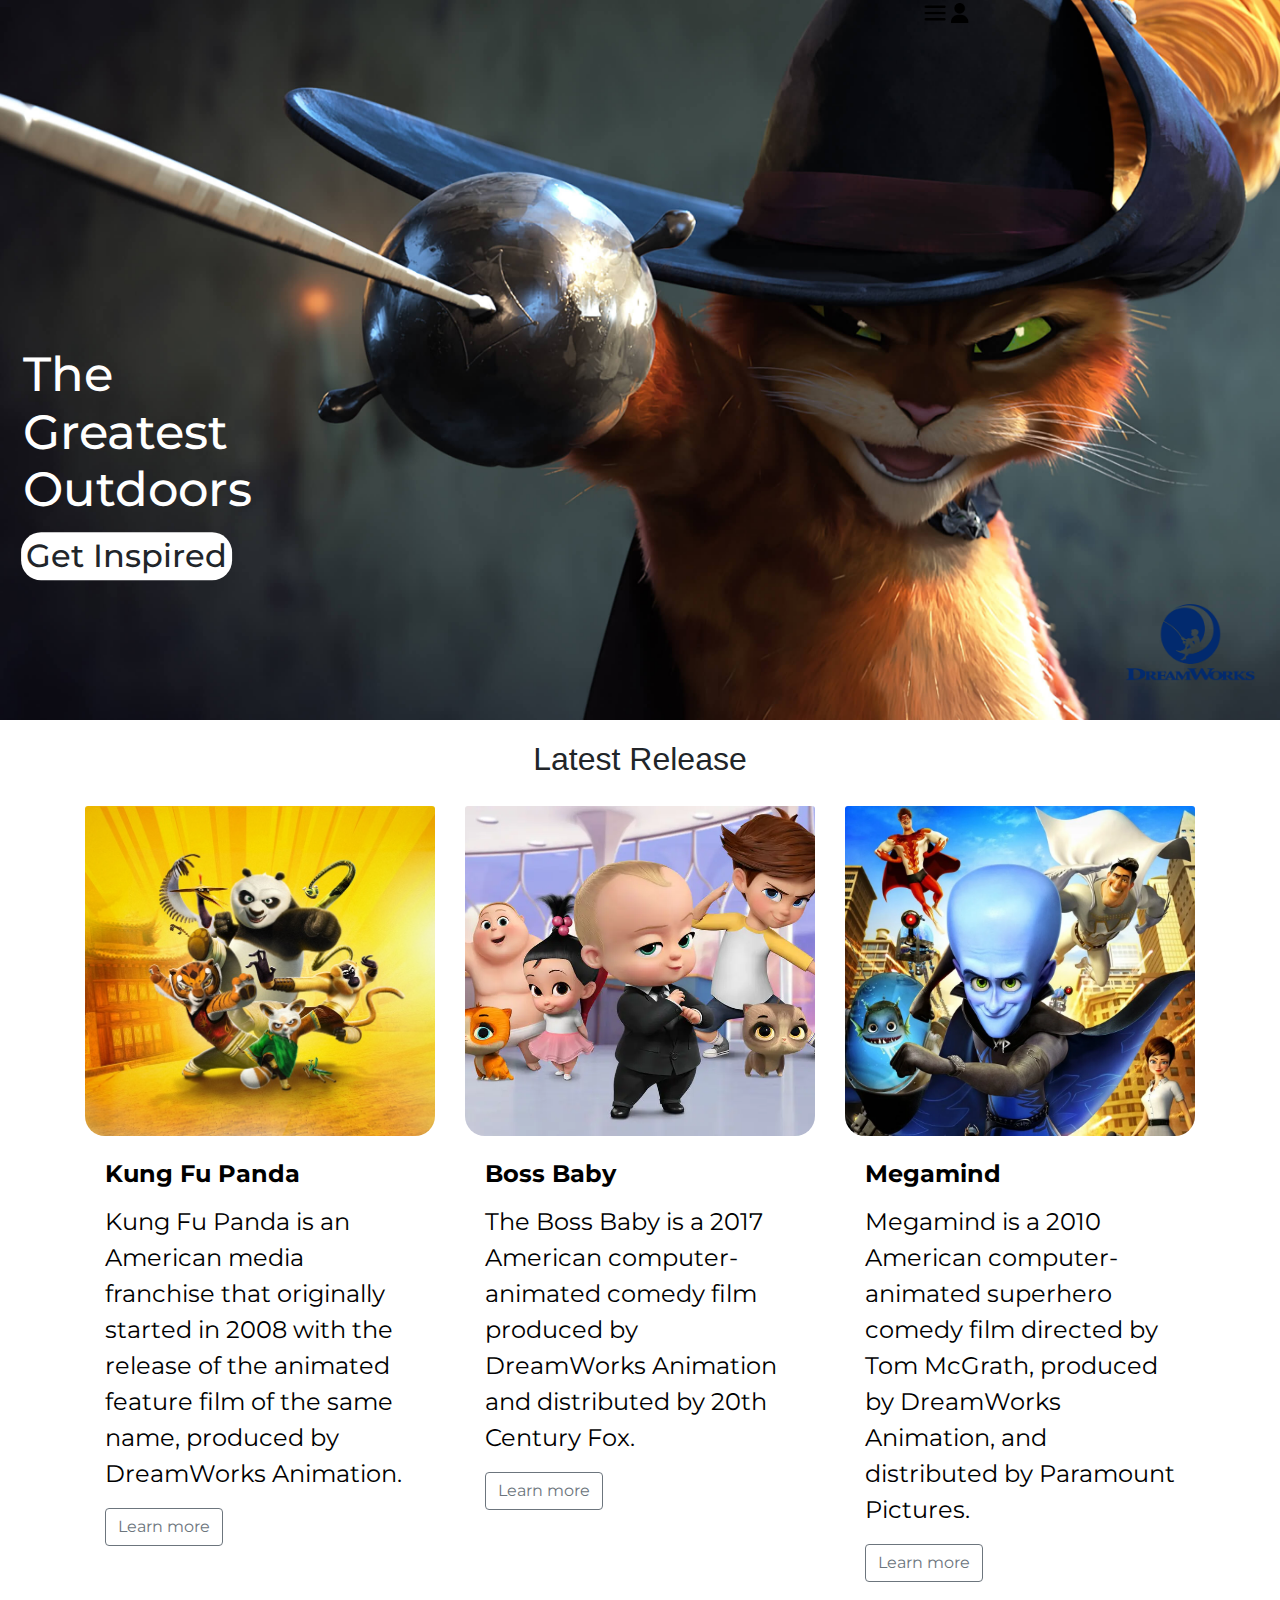
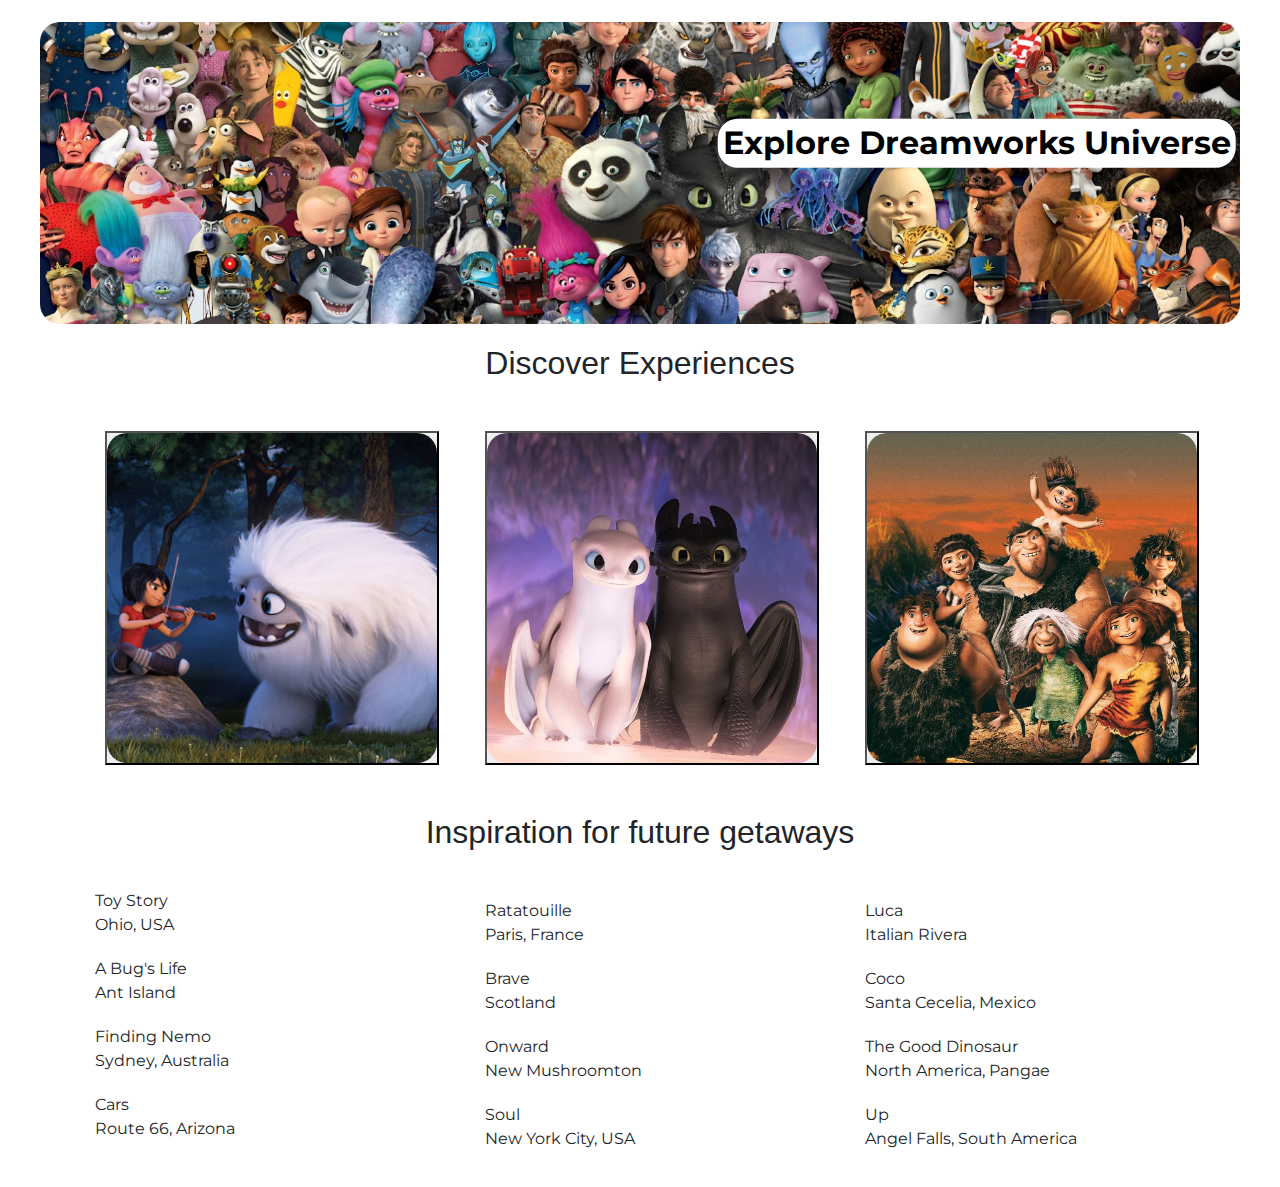
<file: home/index.html>
<!DOCTYPE html>
<html>
<head>
	<title>
		Dreamworksbnb
	</title>
	<!-- CSS connection -->
	<link rel="stylesheet" type="text/css" href="style.css">
	<!-- Link to Google Fonts -->
	<link rel="preconnect" href="https://fonts.gstatic.com">
	<link href="https://fonts.googleapis.com/css2?family=Montserrat:wght@200;300;400;500;700&display=swap" rel="stylesheet">
	<!-- Bootstrap CSS Link -->
	<link rel="stylesheet" href="https://maxcdn.bootstrapcdn.com/bootstrap/4.0.0/css/bootstrap.min.css" integrity="sha384-Gn5384xqQ1aoWXA+058RXPxPg6fy4IWvTNh0E263XmFcJlSAwiGgFAW/dAiS6JXm" crossorigin="anonymous">
	<!-- Bootstrap JS Link -->
	<script src="https://cdn.jsdelivr.net/npm/bootstrap@5.0.0/dist/js/bootstrap.bundle.min.js" integrity="sha384-p34f1UUtsS3wqzfto5wAAmdvj+osOnFyQFpp4Ua3gs/ZVWx6oOypYoCJhGGScy+8" crossorigin="anonymous"></script>
	<!-- Bootstrap for Popper -->
	<script src="https://cdn.jsdelivr.net/npm/popper.js@1.16.1/dist/umd/popper.min.js"></script>
	<!-- JQuery link -->
	<script src="https://code.jquery.com/jquery-3.5.1.min.js"></script>
	<!-- Link to JS file -->
	<script type="text/javascript" src="script.js"></script>
	<!-- For responsiveness  -->
	<meta name="viewport" content="width=device-width, initial-scale=1">
</head>
<body>
	<div id="topBanner">
		<img id="banner" src="banner.jpeg">
		<img id="logo" src="logo.png">
		<h1 id="bannerText">The<br>Greatest<br>Outdoors</h1>
		<h2>Get Inspired</h2>
		<div>
			<img class="icon" src="menu.png">
			<img class="icon" src="user.png">
		</div>
	</div>

	<h2>Latest Release</h2>

	<div class="container">
	<div class="row d-flex justify-content-around">
		<div class="col-xs-12 col-md-6 col-lg-4">
			<img class="place card-img-top" id="movie_1" src="movie_1.jpeg">
			<div class="card-body">
				<p class="card-title font-weight-bold">Kung Fu Panda</p>
				<p class="card-text">Kung Fu Panda is an American media franchise that originally started in 2008 with the release of the animated feature film of the same name, produced by DreamWorks Animation. </p>
				<a href="../movie/kungfupanda.html" class="btn btn-outline-secondary">Learn more</a>
			</div>
		</div>

		<div class="col-xs-12 col-md-6 col-lg-4">
			<img class="place card-img-top" id="movie_2" src="movie_2.webp">
			<div class="card-body">
				<p class="card-title font-weight-bold">Boss Baby</p>
				<p class="card-text">The Boss Baby is a 2017 American computer-animated comedy film produced by DreamWorks Animation and distributed by 20th Century Fox.  </p>
				<a href="https://en.wikipedia.org/wiki/The_Boss_Baby" class="btn btn-outline-secondary">Learn more</a>
			</div>
		</div>

		<div class="col-xs-12 col-md-6 col-lg-4">
			<img class="place card-img-top" id="movie_3" src="movie_3.webp">
			<div class="card-body">
				<p class="card-title font-weight-bold">Megamind</p>
				<p class="card-text">Megamind is a 2010 American computer-animated superhero comedy film directed by Tom McGrath, produced by DreamWorks Animation, and distributed by Paramount Pictures. </p>
				<a href="https://en.wikipedia.org/wiki/Megamind" class="btn btn-outline-secondary">Learn more</a>
			</div>
		</div>
	</div>
	</div>

	<div id="middleBanner">
		<img id="universe" src="universe.jpeg">
		<h2>Explore Dreamworks Universe</h2>
	</div>

	<h2>Discover Experiences</h2>

		<!-- accordion -->
		<div class="container">
			<div class="accordion accordion-flush row d-flex justify-content-around" id="accordionFlushExample">
				<div class="accordion-item col-xs-12 col-md-6 col-lg-4 border-0">
					<h2 class="accordion-header" id="flush-headingOne">
						<button class="accordion-button collapsed" type="button" data-bs-toggle="collapse" data-bs-target="#flush-collapseOne" aria-expanded="false" aria-controls="flush-collapseOne">
							<img class="place" src="homepage_abominable.jpeg">
						</button>
					</h2>
					<div id="flush-collapseOne" class="accordion-collapse collapse" aria-labelledby="flush-headingOne" data-bs-parent="#accordionFlushExample">
						<div class="accordion-body">
							<p class="font-weight-bold">Learn how to play violin <br> with Yi and Everest</p>
							<p class="description">Yi's violin has the best calming and soothing tone and Everest knows what is the best to do with its voice. While you learn how to play the violin, Everest will be the accompaniment of your music. Enjoy the harmony and improve your violin skills with them!</p>
						</div>
					</div>
				</div>
				<div class="accordion-item col-xs-12 col-md-6 col-lg-4 border-0">
					<h2 class="accordion-header" id="flush-headingTwo">
						<button class="accordion-button collapsed" type="button" data-bs-toggle="collapse" data-bs-target="#flush-collapseTwo" aria-expanded="false" aria-controls="flush-collapseTwo">
							<img class="place" src="homepage_toothless.jpeg">
						</button>
					</h2>
					<div id="flush-collapseTwo" class="accordion-collapse collapse" aria-labelledby="flush-headingTwo" data-bs-parent="#accordionFlushExample">
						<div class="accordion-body">
							<p class="font-weight-bold">Ride with Berk's fastest <br> dragons Toothless & Lightfury</p>
							<p class="description">With Hiccup's help, the lovely dragons will take you up in the sky and you will surely have a taste of the super speed and relentless wind. The remarkable flying will definitely be unforgettable. For sure, tips to train and get along with the dragons will be your biggest takeaway. Don't be afraid and challenge yourself! </p>
						</div>
					</div>
				</div>
				<div class="accordion-item col-xs-12 col-md-6 col-lg-4 border-0">
					<h2 class="accordion-header" id="flush-headingThree">
						<button class="accordion-button collapsed" type="button" data-bs-toggle="collapse" data-bs-target="#flush-collapseThree" aria-expanded="false" aria-controls="flush-collapseThree">
							<img class="place" src="homepage_croods2.jpeg">
						</button>
					</h2>
					<div id="flush-collapseThree" class="accordion-collapse collapse" aria-labelledby="flush-headingThree" data-bs-parent="#accordionFlushExample">
						<div class="accordion-body">
							<p class="font-weight-bold">Hunt for food with the <br> Croods Family</p>
							<p class="description">Have you ever imagined how to survive in the woods? The Croods is the most experienced teachers you will ever find. They have been living in the cave for years and obviously they know the rules in the forest. Hunting is just a normal daily thing to them. Don't worry. They will get you covered and teach you every skill necessary to survive out there.</p>
						</div>
					</div>
				</div>
			</div>
		</div>


	<h2>Inspiration for future getaways</h2>
	<div class="container">
		<div class="row d-flex justify-content-around">
			<div class="col-xs-4 col-md-4 col-lg-4">
				<!-- KP - HTML Syntax (II) -->
				<!-- unordered lists -->
				<ul>
					<!-- tooltip -->
					<li data-toggle="tooltip" title="You are a toy!">Toy Story <br> Ohio, USA</li>
					<li data-toggle="tooltip" title="Do I look stupid to you?">A Bug's Life <br> Ant Island</li>
					<li data-toggle="tooltip" title="When life gets you down, do you wanna know what you’ve gotta do? Just keep swimming.">Finding Nemo <br> Sydney, Australia</li>
					<li data-toggle="tooltip" title="Ka-Chow!">Cars <br> Route 66, Arizona</li>
				</ul>
			</div>
			<div class="col-xs-4 col-md-4 col-lg-4">
				<!-- ordered lists -->
				<ol>
					<li data-toggle="tooltip" title="Not everyone can become a great artist, but a great artist can come from anywhere.">Ratatouille <br> Paris, France</li>
					<li data-toggle="tooltip" title="I want my freedom!">Brave <br> Scotland</li>
					<li data-toggle="tooltip" title="I hope there's a little magic left in you.">Onward <br> New Mushroomton</li>
					<li data-toggle="tooltip" title="We're In The Business Of Inspiration, Joe, But It's Not Often We Find Ourselves Inspired.">Soul <br> New York City, USA</li>
				</ol>
			</div>
			<div class="col-xs-4 col-md-4 col-lg-4">
				<ol>
					<li data-toggle="tooltip" title="We can go anywhere, do anything! We just got to stick together.">Luca <br> Italian Rivera</li>
					<li data-toggle="tooltip" title="I have to sing, I have to play. The music, it's not just in me, it is me. When life gets me down, I play my guitar.">Coco <br> Santa Cecelia, Mexico</li>
					<li data-toggle="tooltip" title="The most boring thing ever">The Good Dinosaur <br> North America, Pangae</li>
					<li data-toggle="tooltip" title="Adventure is out there!">Up <br> Angel Falls, South America</li>
				</ol>
			</div>
		</div>
	</div>

</body>
</html>
</file>
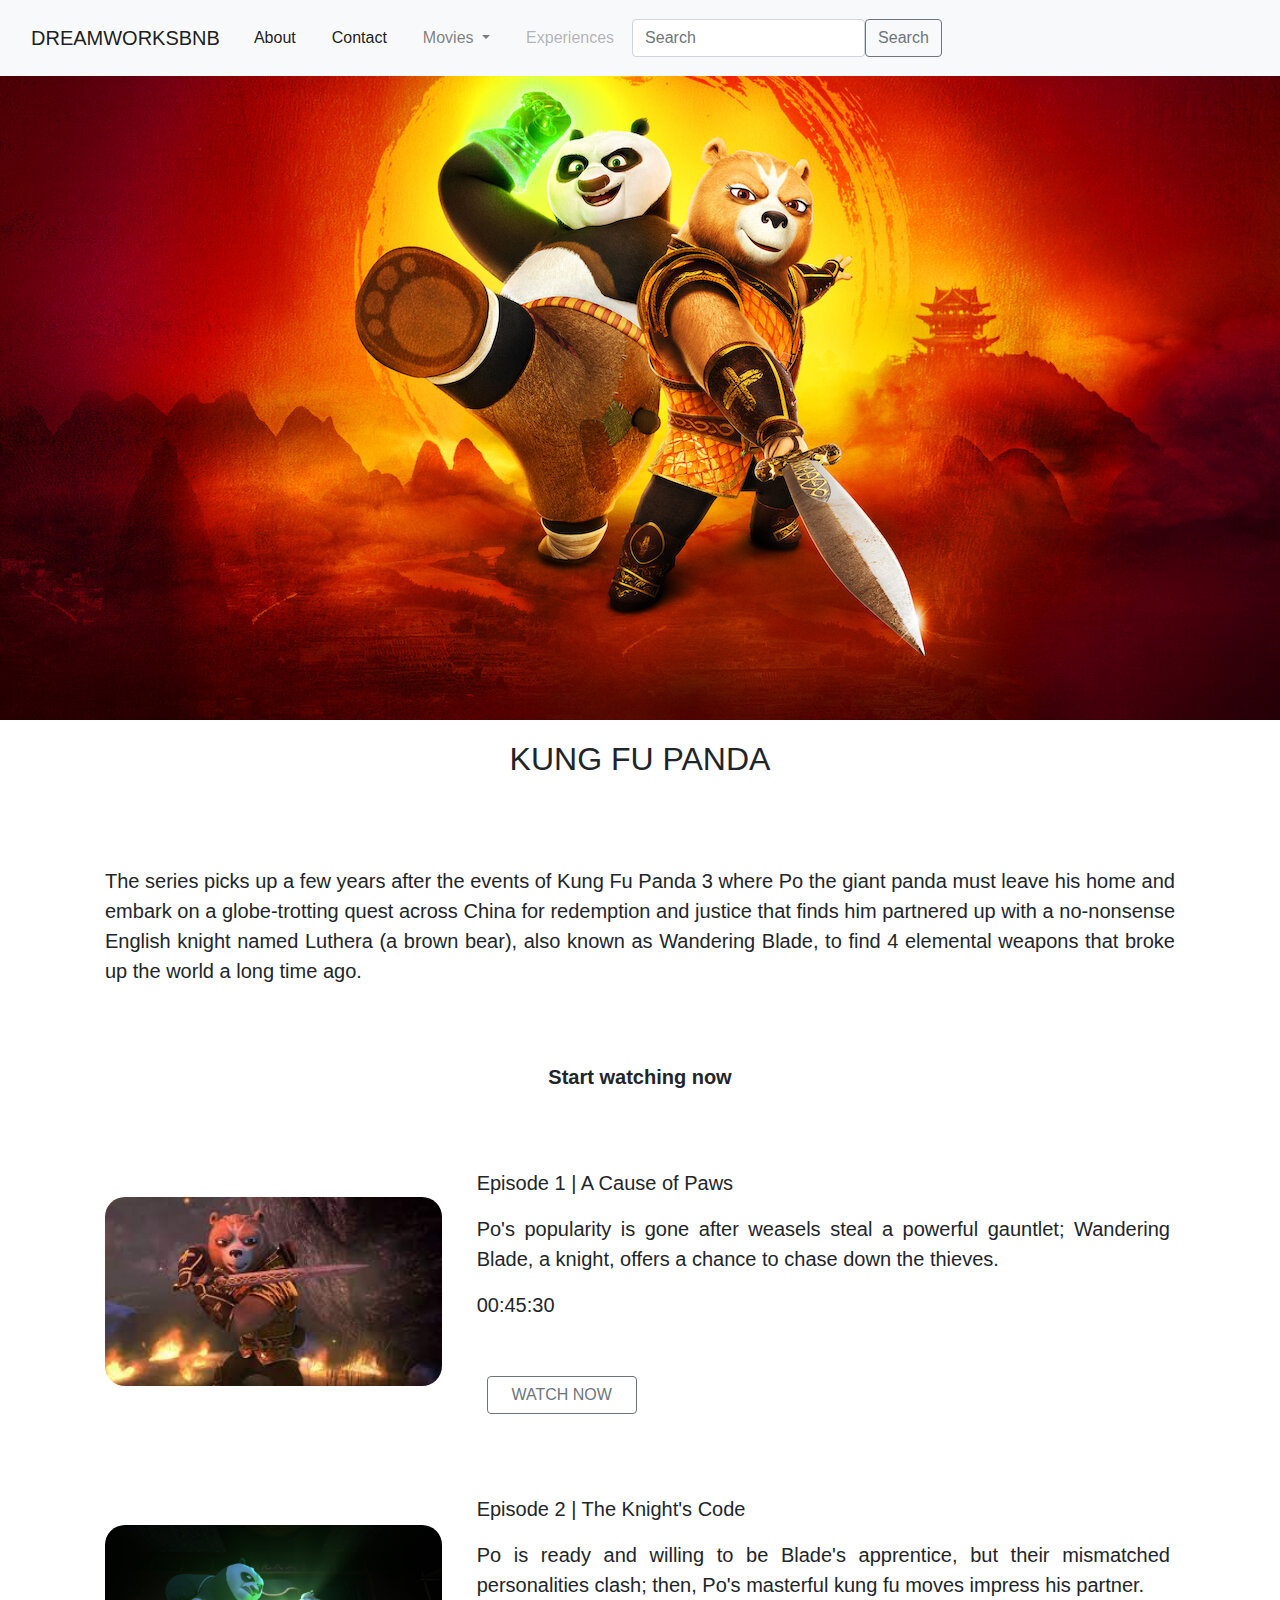
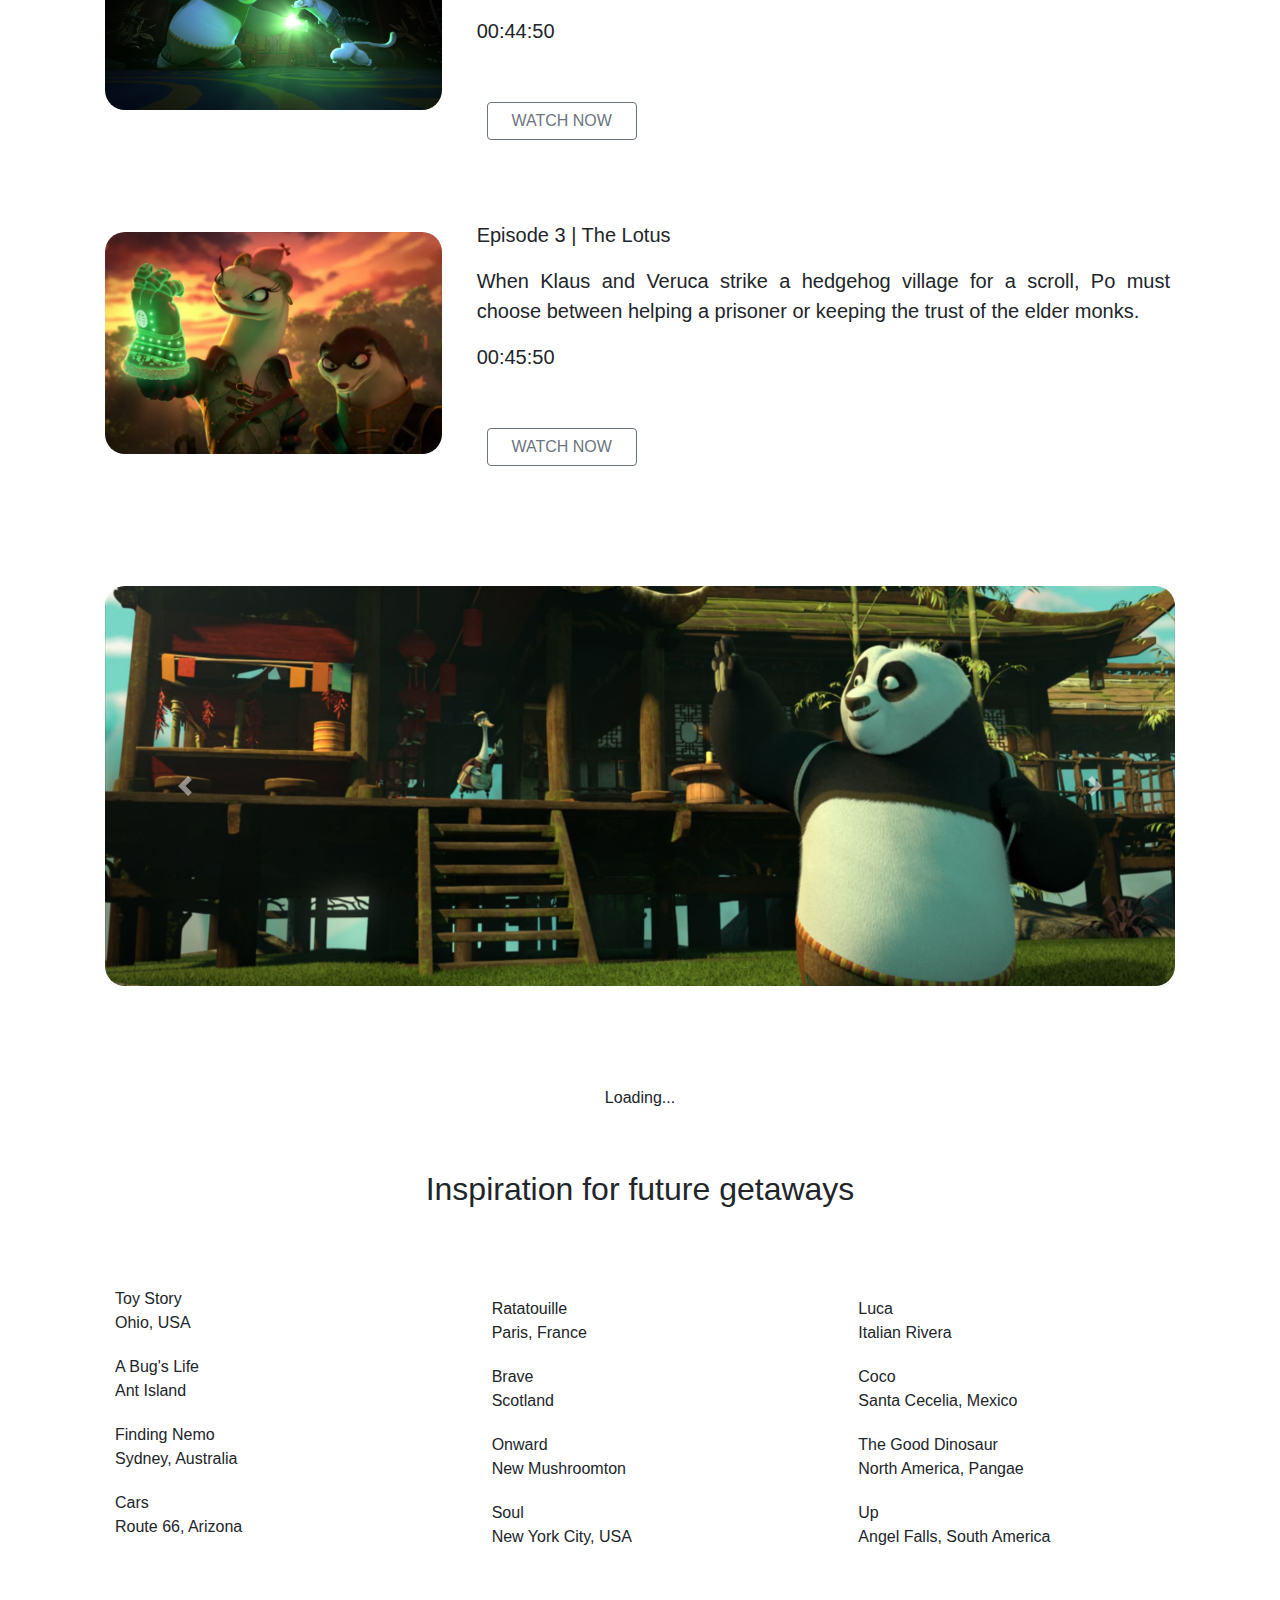
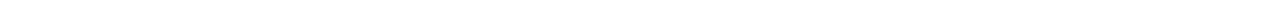
<file: movie/kungfupanda.html>
<!DOCTYPE html>
<html>
<head>
	<title>Dreamworksbnb</title>
	<!-- CSS connection -->
	<link rel="stylesheet" type="text/css" href="style.css">
	<!-- Bootstrap CSS Link -->
	<link rel="stylesheet" href="https://maxcdn.bootstrapcdn.com/bootstrap/4.0.0/css/bootstrap.min.css" integrity="sha384-Gn5384xqQ1aoWXA+058RXPxPg6fy4IWvTNh0E263XmFcJlSAwiGgFAW/dAiS6JXm" crossorigin="anonymous">
	<!-- Bootstrap JS Link -->
	<script src="https://cdn.jsdelivr.net/npm/bootstrap@5.0.0/dist/js/bootstrap.bundle.min.js" integrity="sha384-p34f1UUtsS3wqzfto5wAAmdvj+osOnFyQFpp4Ua3gs/ZVWx6oOypYoCJhGGScy+8" crossorigin="anonymous"></script>
	<!-- Bootstrap for Popper -->
	<script src="https://cdn.jsdelivr.net/npm/popper.js@1.16.1/dist/umd/popper.min.js"></script>
	<!-- Bootstrap -->
	<link href="https://cdn.jsdelivr.net/npm/bootstrap@5.0.0-beta3/dist/css/bootstrap.min.css" rel="stylesheet" integrity="sha384-eOJMYsd53ii+scO/bJGFsiCZc+5NDVN2yr8+0RDqr0Ql0h+rP48ckxlpbzKgwra6" crossorigin="anonymous">
<script type="text/javascript" src="script.js"></script>
	<script src="https://code.jquery.com/jquery-3.2.1.slim.min.js" integrity="sha384-KJ3o2DKtIkvYIK3UENzmM7KCkRr/rE9/Qpg6aAZGJwFDMVNA/GpGFF93hXpG5KkN" crossorigin="anonymous"></script>
	<script src="https://cdnjs.cloudflare.com/ajax/libs/popper.js/1.12.9/umd/popper.min.js" integrity="sha384-ApNbgh9B+Y1QKtv3Rn7W3mgPxhU9K/ScQsAP7hUibX39j7fakFPskvXusvfa0b4Q" crossorigin="anonymous"></script>
	<script src="https://maxcdn.bootstrapcdn.com/bootstrap/4.0.0/js/bootstrap.min.js" integrity="sha384-JZR6Spejh4U02d8jOt6vLEHfe/JQGiRRSQQxSfFWpi1MquVdAyjUar5+76PVCmYl" crossorigin="anonymous"></script>
</head>
<body>
	<!-- bootstrap nav bar  -->
	<nav class="navbar navbar-expand-lg navbar-light bg-light position-fixed">
		<div class="container-fluid">
			<a class="navbar-brand" href="../home/index.html">DREAMWORKSBNB</a>
			<button class="navbar-toggler" type="button" data-bs-toggle="collapse" data-bs-target="#navbarSupportedContent" aria-controls="navbarSupportedContent" aria-expanded="false" aria-label="Toggle navigation">
				<span class="navbar-toggler-icon"></span>
			</button>
			<div class="collapse navbar-collapse" id="navbarSupportedContent">
				<ul class="navbar-nav me-auto mb-2 mb-lg-0">
					<li class="nav-item">
						<a class="nav-link active" aria-current="page" href="#">About</a>
					</li>
					<li class="nav-item">
						<a class="nav-link active" aria-current="page" href="#">Contact</a>
					</li>
					<li class="nav-item dropdown">
						<a class="nav-link dropdown-toggle" href="#" id="navbarDropdown" role="button" data-bs-toggle="dropdown" aria-expanded="false">
							Movies
						</a>
						<ul class="dropdown-menu" aria-labelledby="navbarDropdown">
							<li><a class="dropdown-item" href="kungfupanda.html">Kung Fu Panda</a></li>
							<li><a class="dropdown-item" href="#">Baby Boss</a></li>
							<li><a class="dropdown-item" href="#">Shrek</a></li>
							<li><a class="dropdown-item" href="#">Megamind</a></li>
							<li><hr class="dropdown-divider"></li>
							<li><a class="dropdown-item" href="#">Hiccup and Toothless</a></li>
							<li><a class="dropdown-item" href="#">Li and Everest</a></li>
						</ul>
					</li>
					<li class="nav-item">
						<a class="nav-link disabled" href="#" tabindex="-1" aria-disabled="true">Experiences</a>
					</li>
				</ul>
				<form class="d-flex">
					<input class="form-control me-2" type="search" placeholder="Search" aria-label="Search">
					<button class="btn btn-outline-secondary" type="submit">Search</button>
				</form>
			</div>
		</div>
	</nav>

	<img id="banner" src="banner.jpeg">

  <h2>KUNG FU PANDA</h2>

	<div class="container">
		<div class="row d-flex justify-content-center">
			<div class="col">
				<p id="description"> The series picks up a few years after the events of Kung Fu Panda 3 where Po the giant panda must leave his home and embark on a globe-trotting quest across China for redemption and justice that finds him partnered up with a no-nonsense English knight named Luthera (a brown bear), also known as Wandering Blade, to find 4 elemental weapons that broke up the world a long time ago.</p>
			</div>
		</div>
	</div>

	<p class="heading">Start watching now</p>

	<div class="container">
		<div class="row d-flex justify-content-center align-items-center">
			<div class="col-sm-12 col-md-4">
				<img class="character" src="ep1.jpeg">
			</div>
			<div class="col-sm-12 col-md-8">
				<div class="row d-flex align-items-center">
					<p>Episode 1 | A Cause of Paws</p>
					<p>Po's popularity is gone after weasels steal a powerful gauntlet; Wandering Blade, a knight, offers a chance to chase down the thieves.</p>
					<p>00:45:30</p>
				</div>
				<div class="row">
					<button type="button" class="btn btn-outline-secondary">WATCH NOW</button>
				</div>
			</div>
		</div>
		<div class="row d-flex justify-content-center align-items-center">
			<div class="col-sm-12 col-md-4">
				<img class="character" src="ep2.jpg">
			</div>
			<div class="col-sm-12 col-md-8">
				<div class="row d-flex align-items-center">
					<p>Episode 2 | The Knight's Code</p>
					<p>Po is ready and willing to be Blade's apprentice, but their mismatched personalities clash; then, Po's masterful kung fu moves impress his partner.</p>
					<p>00:44:50</p>
				</div>
				<div class="row">
					<button type="button" class="btn btn-outline-secondary">WATCH NOW</button>
				</div>
			</div>
		</div>
		<div class="row d-flex justify-content-center align-items-center">
			<div class="col-sm-12 col-md-4">
				<img class="character" src="ep3.webp">
			</div>
			<div class="col-sm-12 col-md-8">
				<div class="row d-flex align-items-center">
					<p>Episode 3 | The Lotus</p>
					<p>When Klaus and Veruca strike a hedgehog village for a scroll, Po must choose between helping a prisoner or keeping the trust of the elder monks.</p>
					<p>00:45:50</p>
				</div>
				<div class="row">
					<button type="button" class="btn btn-outline-secondary">WATCH NOW</button>
				</div>
			</div>
		</div>
	</div>

	<!-- carousel -->
	<div class="container">
		<div class="row">
			<div class="col">
				<div id="carouselExampleControls" class="carousel slide" data-ride="carousel">
					<div class="carousel-inner">
						<div class="carousel-item active">
							<img class="d-block" src="b3.jpeg" alt="First slide">
						</div>
						<div class="carousel-item">
							<img class="d-block" src="b2.jpeg" alt="Second slide">
						</div>
						<div class="carousel-item">
							<img class="d-block" src="b1.jpeg">
						</div>
					</div>
					<a class="carousel-control-prev" href="#carouselExampleControls" role="button" data-slide="prev">
						<span class="carousel-control-prev-icon" aria-hidden="true"></span>
					</a>
					<a class="carousel-control-next" href="#carouselExampleControls" role="button" data-slide="next">
						<span class="carousel-control-next-icon" aria-hidden="true"></span>
					</a>
				</div>
			</div>
		</div>
	</div>

	<!-- spinner -->
	<div class="container">
		<div class="row d-flex justify-content-center">
			<div class="spinner-border" role="status">
				<span class="visually-hidden">Loading...</span>
			</div>
		</div>
	</div>

  <h2>Inspiration for future getaways</h2>
	<div class="container">
		<div class="row d-flex justify-content-around">
			<div class="col-xs-4 col-md-4 col-lg-4">
				<!-- KP - HTML Syntax (II) -->
				<!-- unordered lists -->
				<ul>
					<!-- tooltip -->
					<li data-toggle="tooltip" title="You are a toy!">Toy Story <br> Ohio, USA</li>
					<li data-toggle="tooltip" title="Do I look stupid to you?">A Bug's Life <br> Ant Island</li>
					<li data-toggle="tooltip" title="When life gets you down, do you wanna know what you’ve gotta do? Just keep swimming.">Finding Nemo <br> Sydney, Australia</li>
					<li data-toggle="tooltip" title="Ka-Chow!">Cars <br> Route 66, Arizona</li>
				</ul>
			</div>
			<div class="col-xs-4 col-md-4 col-lg-4">
				<!-- ordered lists -->
				<ol>
					<li data-toggle="tooltip" title="Not everyone can become a great artist, but a great artist can come from anywhere.">Ratatouille <br> Paris, France</li>
					<li data-toggle="tooltip" title="I want my freedom!">Brave <br> Scotland</li>
					<li data-toggle="tooltip" title="I hope there's a little magic left in you.">Onward <br> New Mushroomton</li>
					<li data-toggle="tooltip" title="We're In The Business Of Inspiration, Joe, But It's Not Often We Find Ourselves Inspired.">Soul <br> New York City, USA</li>
				</ol>
			</div>
			<div class="col-xs-4 col-md-4 col-lg-4">
				<ol>
					<li data-toggle="tooltip" title="We can go anywhere, do anything! We just got to stick together.">Luca <br> Italian Rivera</li>
					<li data-toggle="tooltip" title="I have to sing, I have to play. The music, it's not just in me, it is me. When life gets me down, I play my guitar.">Coco <br> Santa Cecelia, Mexico</li>
					<li data-toggle="tooltip" title="The most boring thing ever">The Good Dinosaur <br> North America, Pangae</li>
					<li data-toggle="tooltip" title="Adventure is out there!">Up <br> Angel Falls, South America</li>
				</ol>
			</div>
		</div>
	</div>

</body>
</html>
</file>
<file: home/style.css>
* {
	margin: 0;
	padding: 0;
	font-family: 'Montserrat', sans-serif;
}

#banner {
	width: 100%;
	position:  relative;
}

#logo, #topBanner > div, #topBanner > h2, #topBanner > h1 {
	position: absolute;
}

#logo{
	width: 10%;
	transform: translate(880%, 800%);
}

.icon{
	width: 2%;
	transform: translate(4500%);
}

#topBanner {
	display: flex;
}

#bannerText {
	font-size: 300%;
	color: white;
	transform:  translate(10%, 200%);
	text-align: left;
}

h2 {
	font-size: 200%;
	padding:  20px;
	text-align: center;
}

#topBanner > h2 {
	background-color:  white;
	border-radius: 20px;
	padding:  5px;
	transform: translate(10%, 1100%);
}

p {
	font-size:  150%;
	color: black;
}

a{
	text-decoration: none;
}

.place{
	height:  330px;
	width:  330px;
	object-fit:  cover;
	border-radius: 20px;
}


ol, li {
	list-style-type:  none;
	padding:  10px;
	text-align:  left;
}

#middleBanner{
	display:  flex;
	justify-content:  center;
	padding-top: 20px;
}

#middleBanner > img {
	position:  relative;
	width: 1200px;
	border-radius: 20px;
}

#middleBanner > h2 {
	position: absolute;
	transform:  translate(65%, 200%);
	color: black;
	background-color:  white;
	border-radius: 20px;
	padding: 5px;
	text-align:  center;
	font-weight: bold;
}
</file>
<file: movie/style.css>
* {
	margin: 0;
	padding: 0;
	font-family: 'Montserrat', sans-serif;
}

#banner, nav {
	width: 100%;
}

nav {
	z-index: 1;
}

.container, .col, .row {
	padding: 20px;
}

p {
	text-align: justify;
	font-size: 20px;
}

.heading {
	font-weight: bold;
	text-align: center;
}

.character {
	width: 100%;
	height: 100%;
	object-fit: cover;
	border-radius: 20px;
}

.row > button {
	width: 150px;
	margin-left: 10px;
}

/*.container, .row, .col {
	border: 1px solid black;
}*/

.d-block {
	width: 100%;
	height: 400px;
	object-fit: cover;
	border-radius: 20px;
 }

 h2 {
 	font-size: 200%;
 	padding:  20px;
 	text-align: center;
 }

 ol, li {
 	list-style-type:  none;
 	padding:  10px;
 	text-align:  left;
 }
</file>
